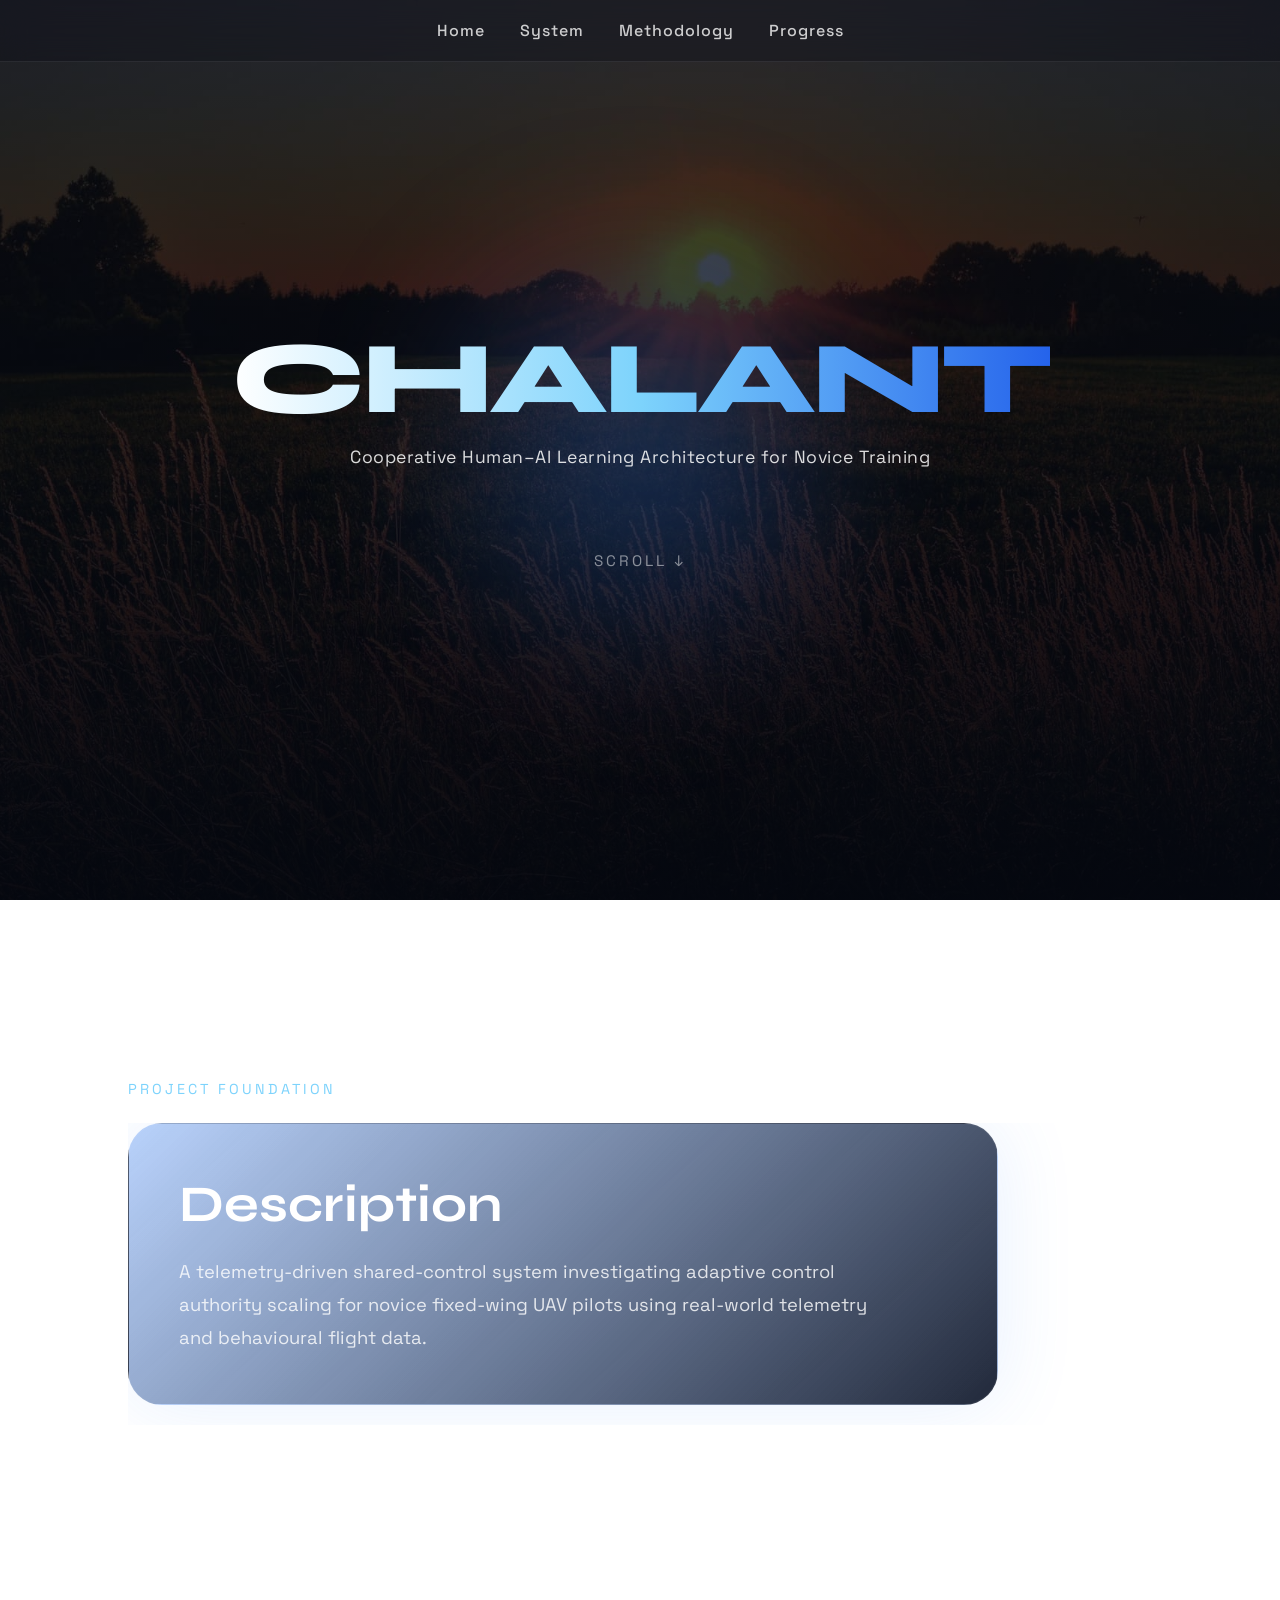
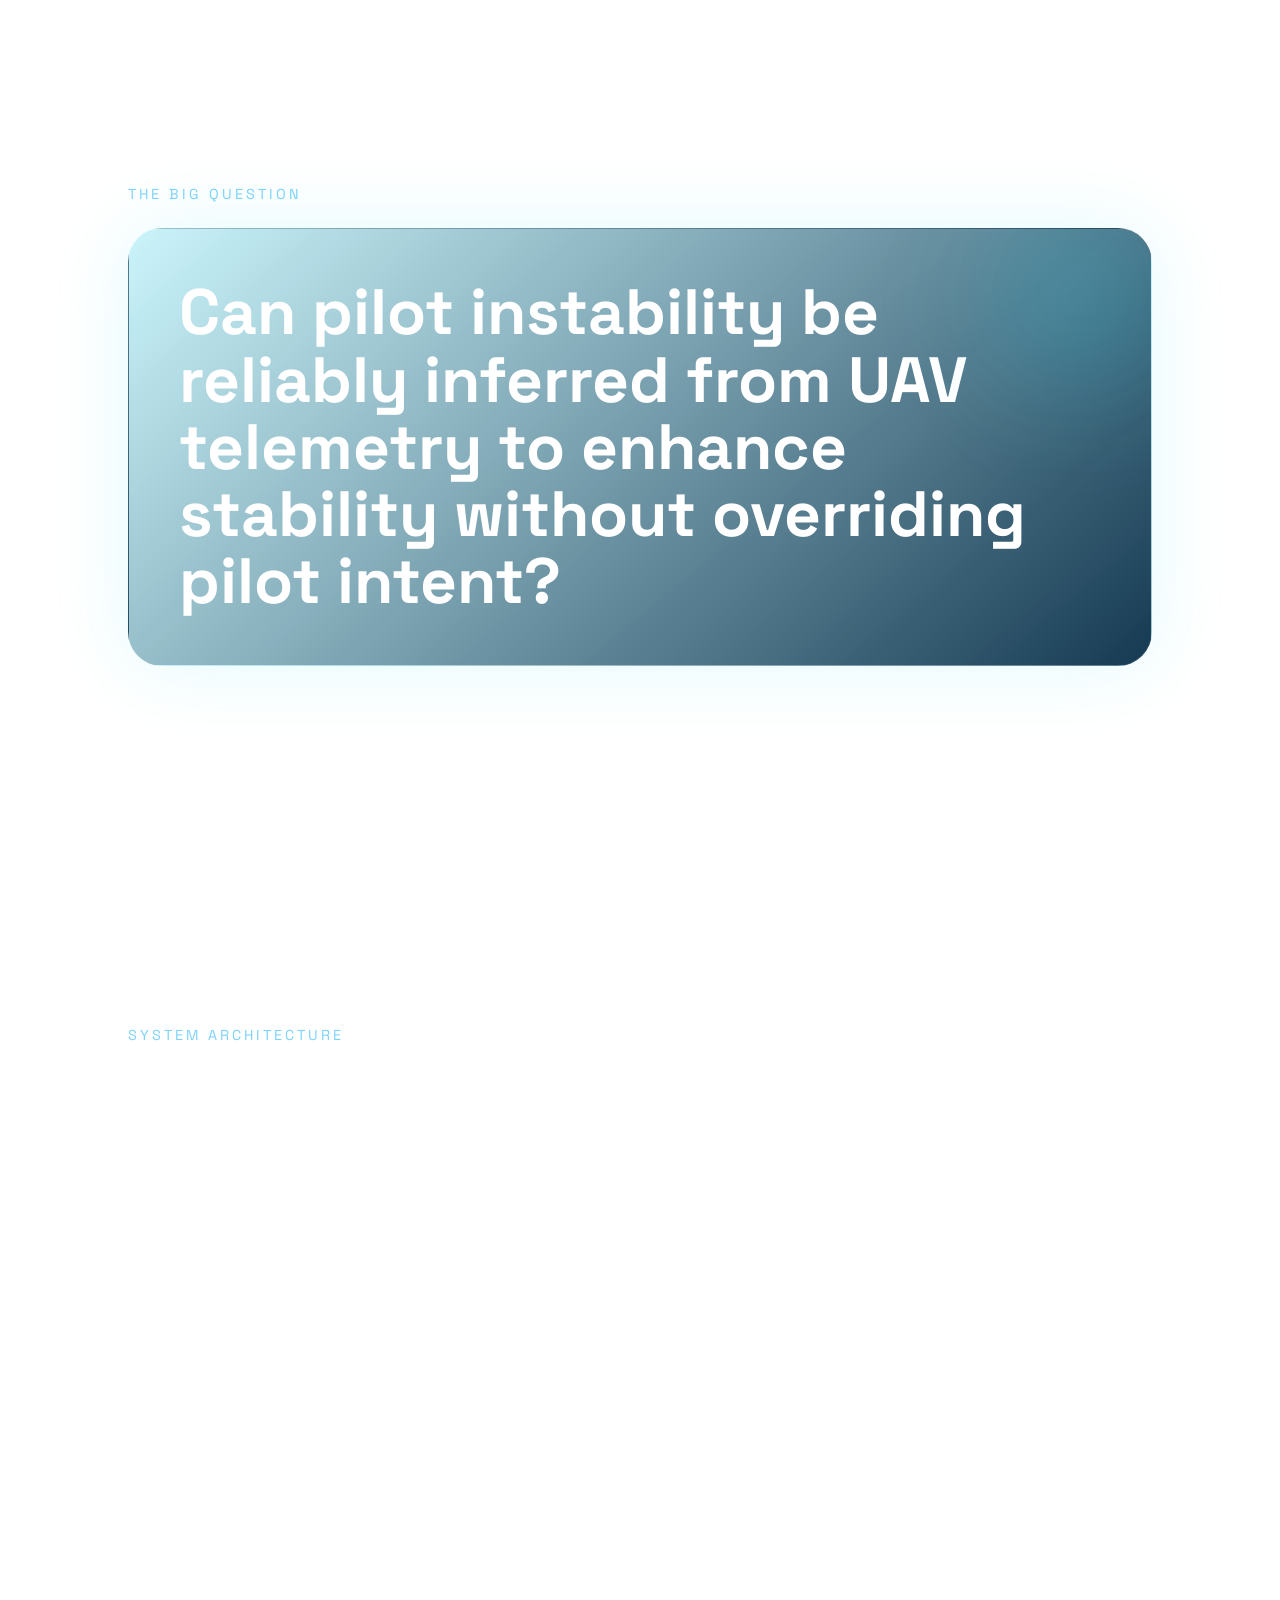
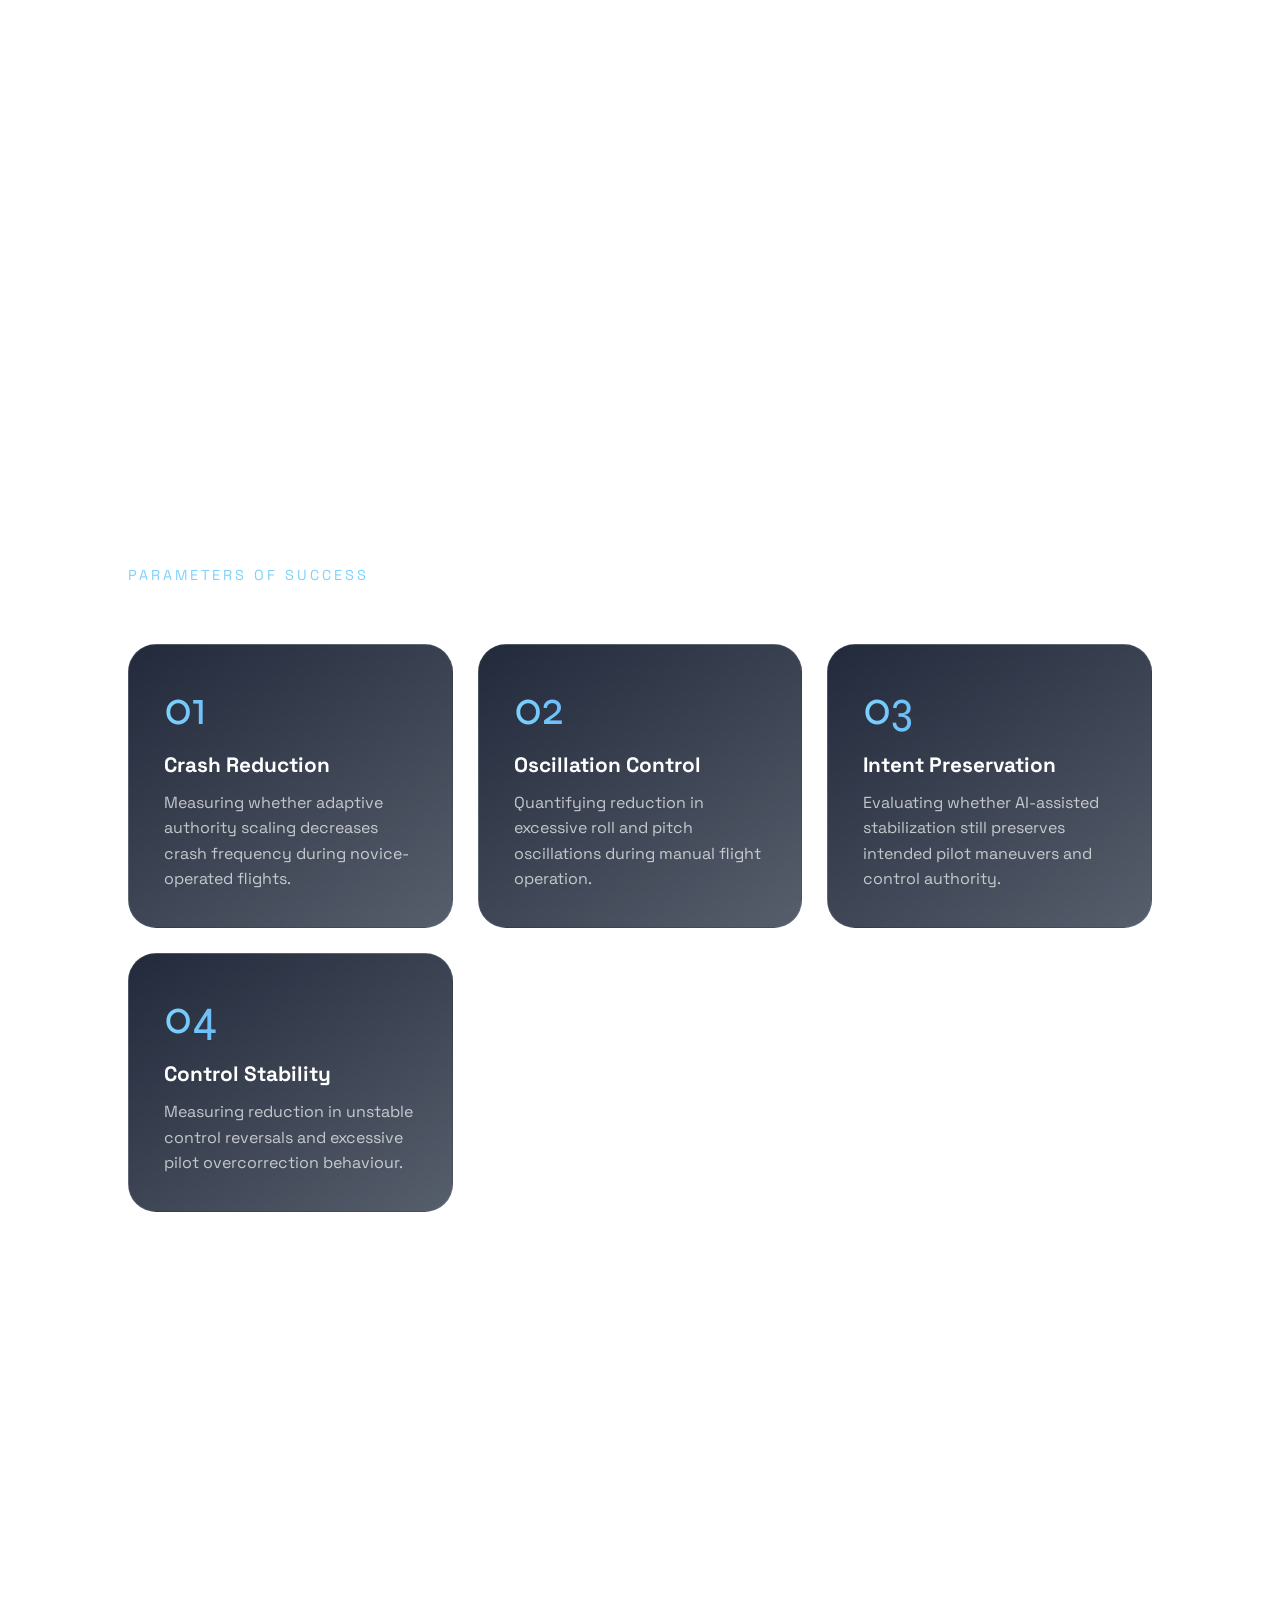
<file: index.html>
<!DOCTYPE html>
<html lang="en">

<head>

    <meta charset="UTF-8">
    <meta name="viewport" content="width=device-width, initial-scale=1.0">

    <title>Cooperative Human–AI Learning Architecture for Novice Training</title>

    <link rel="stylesheet" href="styles.css">

</head>

<body class="home">

    <!-- NAVIGATION -->
    <nav>

        <a href="index.html">Home</a>
        <a href="system.html">System</a>
        <a href="methodology.html">Methodology</a>
        <a href="progress.html">Progress</a>

    </nav>


    <div class="container">

        <!-- HERO SECTION -->
        <section class="hero">

            <div class="hero-content">

                <div class="hero-title">
                    CHALANT
                </div>

                <div class="hero-subtitle-acronym">
                    Cooperative Human–AI Learning Architecture for Novice Training
                </div>

                <div class="scroll-indicator">
                    SCROLL ↓
                </div>

            </div>

        </section>


        <!-- DESCRIPTION + OBJECTIVE -->
        <section class="section">

            <div class="section-title">
                Project Foundation
            </div>

            <div class="panel-wrap">

                <!-- DESCRIPTION -->
                <div class="panel blue reveal">

                    <h2>Description</h2>

                    <p>
                        A telemetry-driven shared-control system investigating adaptive control authority scaling for novice fixed-wing UAV pilots using real-world telemetry and behavioural flight data.
                    </p>

                </div>


                <!-- OBJECTIVE -->
                <div class="panel deepblue reveal">

                    <h2>Objective</h2>

                    <p>
                        To reduce crash rate and improve aircraft stability during early-stage RC pilot training by dynamically adjusting control sensitivity based on inferred pilot instability.
                    </p>

                </div>

            </div>

        </section>


        <!-- BIG QUESTION -->
        <section class="section">

            <div class="section-title">
                The Big Question
            </div>

            <div class="panel cyan question-panel reveal">

                <div class="big-text">
                    Can pilot instability be reliably inferred from UAV telemetry to enhance stability without overriding pilot intent?

            </div>

        </section>


        <!-- SYSTEM ARCHITECTURE -->
        <section class="section">

            <div class="section-title">
                System Architecture
            </div>

            <div class="panel blue reveal">

                <h2>Human + AI Shared Control</h2>

                <p style="margin-bottom: 40px;">
                    The aircraft operates using a layered shared-control framework where pilot intent is preserved while adaptive authority scaling selectively suppresses unstable or excessive control behaviour.
                </p>

<pre style="
font-size: 1rem;
line-height: 2;
color: rgba(255,255,255,0.88);
overflow-x: auto;
padding: 30px;
border-radius: 20px;
background: rgba(0,0,0,0.25);
border: 1px solid rgba(255,255,255,0.06);
">

Pilot Input
      ↓
Pilot Instability Estimation
      ↓
Adaptive Authority Scaling
      ↓
INAV Flight Controller
      ↓
Aircraft

</pre>

            </div>

        </section>


        <!-- METRICS -->
        <section class="section">

            <div class="section-title">
                Parameters of Success
            </div>

            <div class="metrics-grid">

                <!-- CARD 1 -->
                <div class="metric-card reveal">

                    <div class="metric-number">01</div>

                    <h3>Crash Reduction</h3>

                    <p>
                        Measuring whether adaptive authority scaling decreases crash frequency during novice-operated flights.
                    </p>

                </div>


                <!-- CARD 2 -->
                <div class="metric-card reveal">

                    <div class="metric-number">02</div>

                    <h3>Oscillation Control</h3>

                    <p>
                        Quantifying reduction in excessive roll and pitch oscillations during manual flight operation.
                    </p>

                </div>


                <!-- CARD 3 -->
                <div class="metric-card reveal">

                    <div class="metric-number">03</div>

                    <h3>Intent Preservation</h3>

                    <p>
                        Evaluating whether AI-assisted stabilization still preserves intended pilot maneuvers and control authority.
                    </p>

                </div>


                <!-- CARD 4 -->
                <div class="metric-card reveal">

                    <div class="metric-number">04</div>

                    <h3>Control Stability</h3>

                    <p>
                        Measuring reduction in unstable control reversals and excessive pilot overcorrection behaviour.
                    </p>

                </div>

            </div>

        </section>


        <!-- FOOTER -->
        <section
            class="section"
            style="
                padding-top: 80px;
                padding-bottom: 100px;
            "
        >

            <div style="
                text-align: center;
                color: rgba(255,255,255,0.42);
                font-size: 0.95rem;
                line-height: 1.9;
            ">

                Independent Research Project · NUS High School of Mathematics and Science

                <br>

                Human-in-the-loop UAV stabilization research using low-cost telemetry systems.

            </div>

        </section>

    </div>


    <!-- SCROLL REVEAL SCRIPT -->
    <script>

        const reveals = document.querySelectorAll('.reveal');

        const observer = new IntersectionObserver(entries => {

            entries.forEach(entry => {

                if (entry.isIntersecting) {
                    entry.target.classList.add('visible');
                }

            });

        }, {
            threshold: 0.15
        });

        reveals.forEach(el => observer.observe(el));


        /* HERO PARALLAX */

        window.addEventListener('scroll', () => {

            const scrolled = window.scrollY;

            const hero = document.querySelector('.hero-content');

            hero.style.transform =
                `translateY(${scrolled * 0.15}px)`;

        });

    </script>

</body>

</html>
</file>
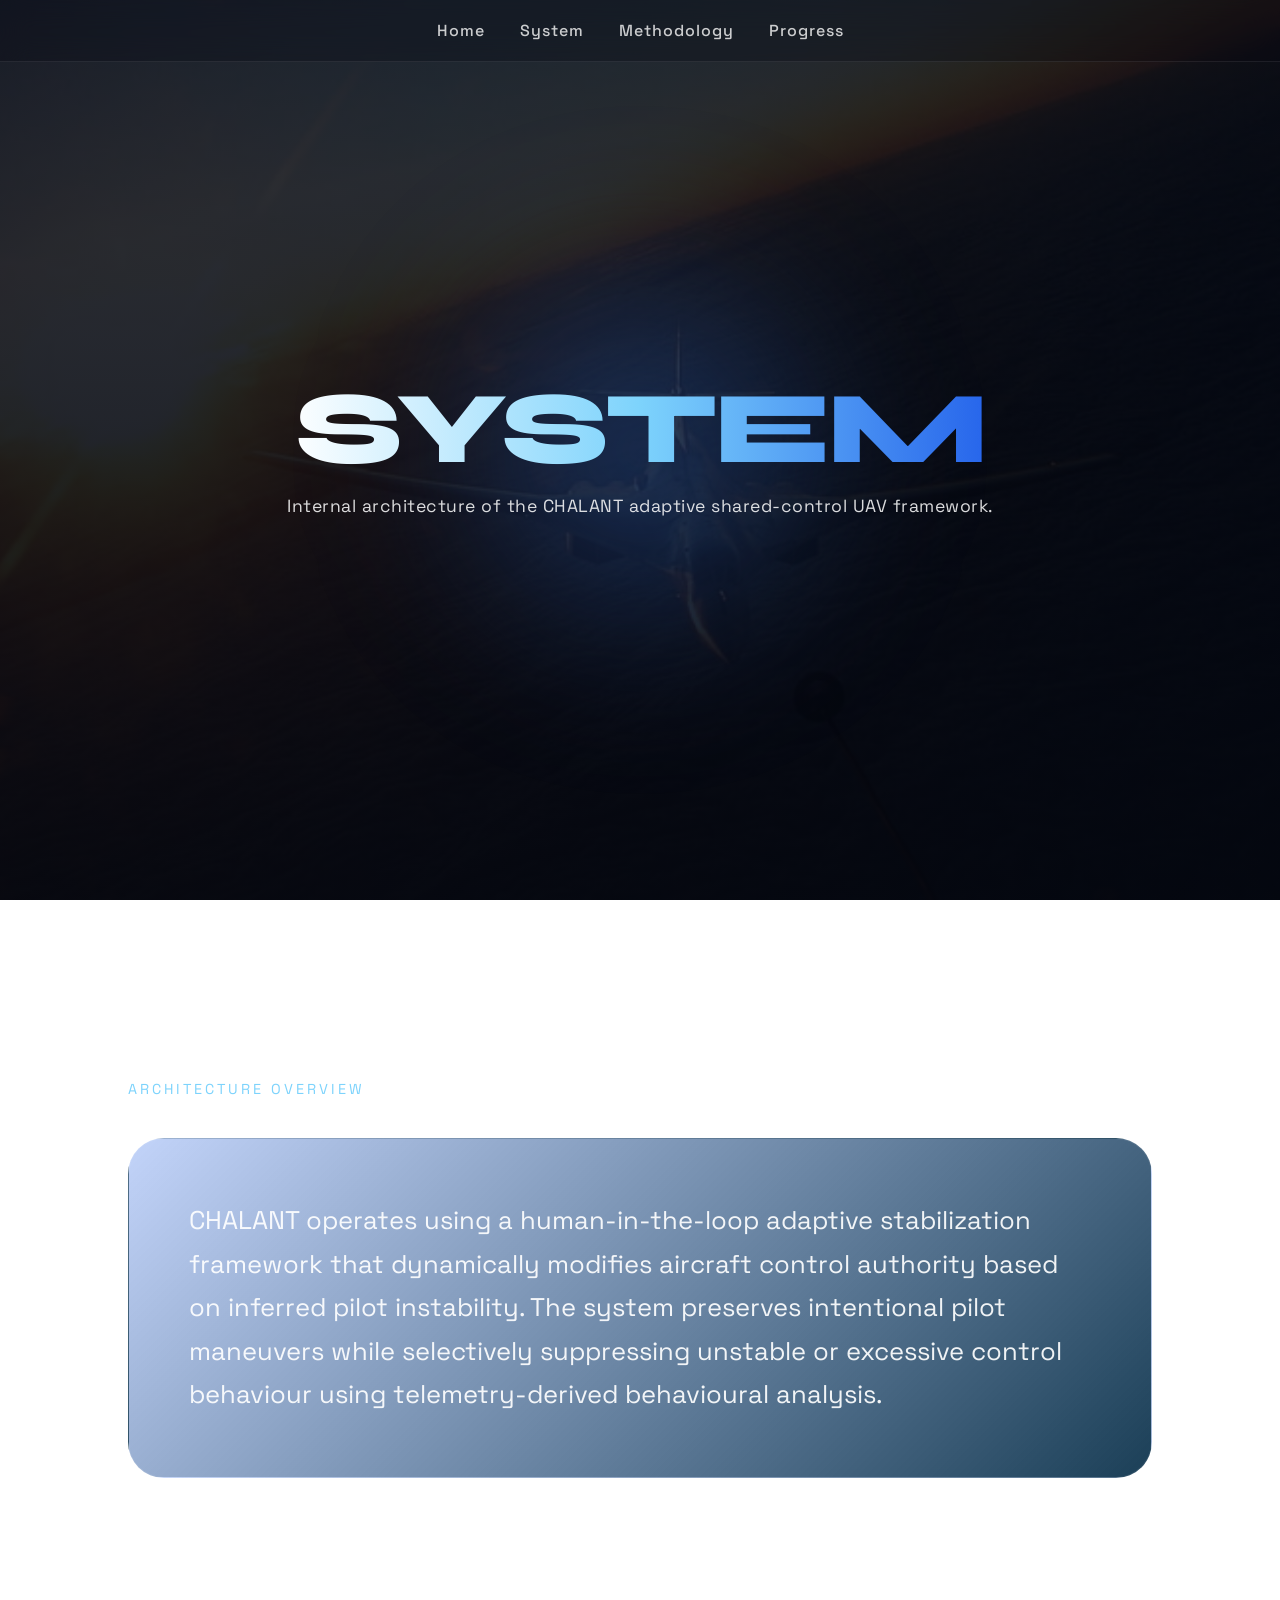
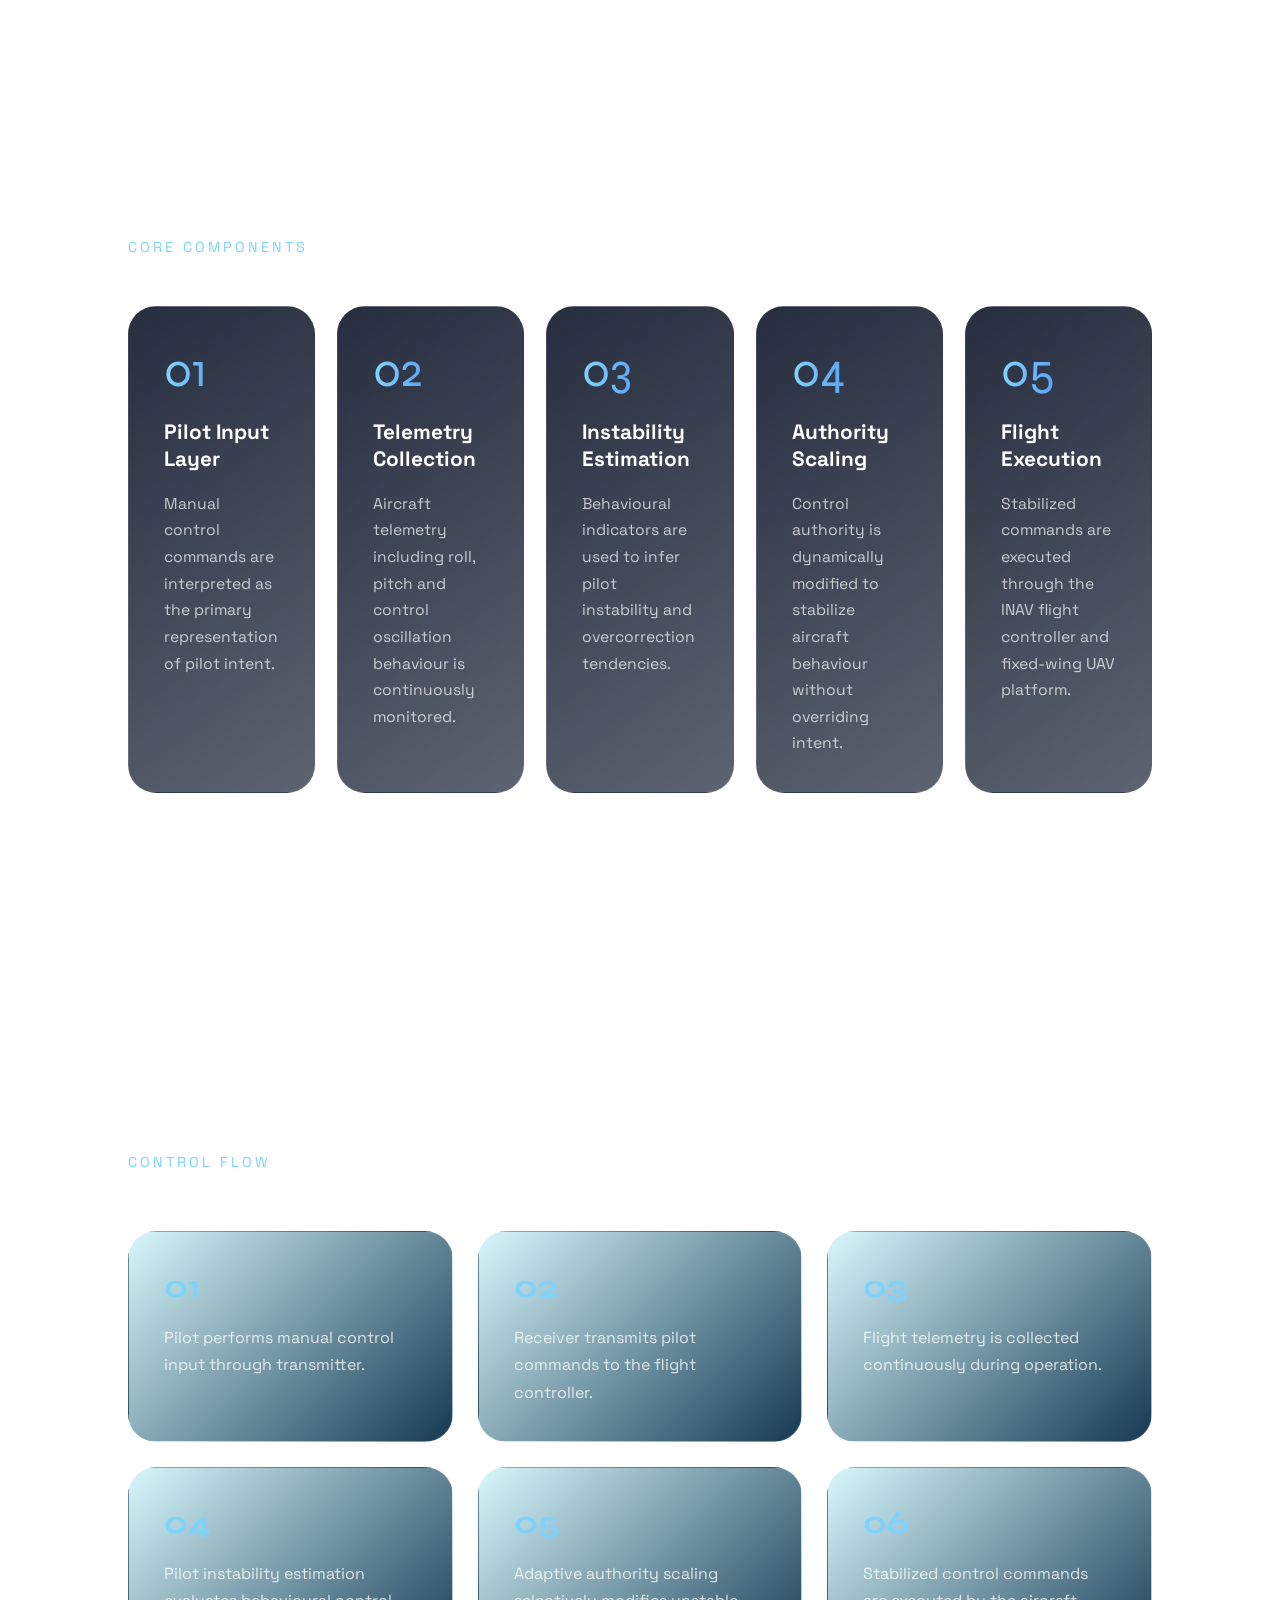
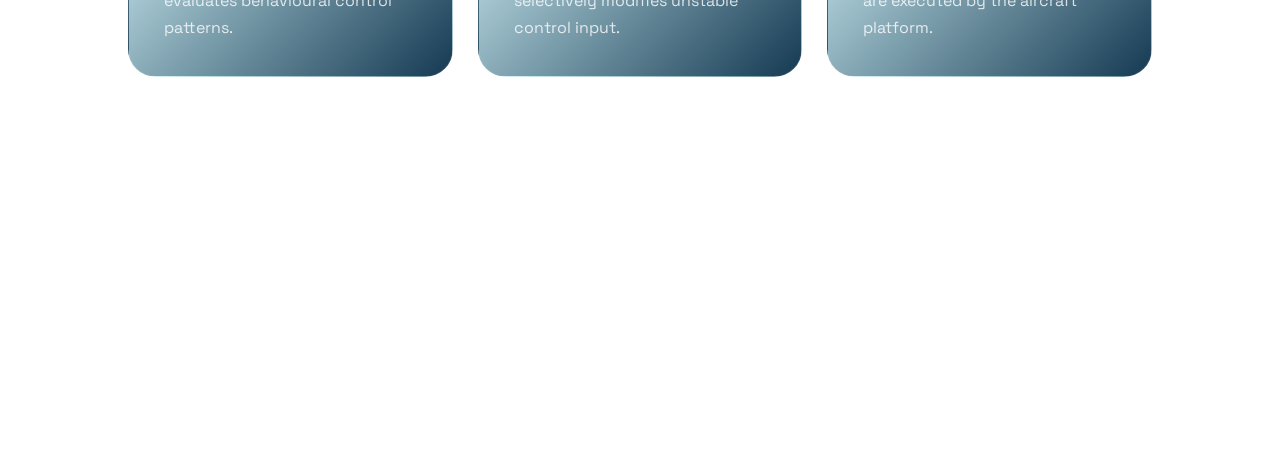
<file: system.html>
<!DOCTYPE html>
<html lang="en">

<head>

    <meta charset="UTF-8">
    <meta name="viewport" content="width=device-width, initial-scale=1.0">

    <title>CHALANT | System</title>

    <link rel="stylesheet" href="styles.css">

</head>

<body class="system-page">

    <!-- NAV -->
    <nav>

        <a href="index.html">Home</a>
        <a href="system.html">System</a>
        <a href="methodology.html">Methodology</a>
        <a href="progress.html">Progress</a>

    </nav>


    <div class="container">

        <!-- HERO -->
        <section class="hero">

            <div class="hero-content">

                <div class="hero-title">
                    SYSTEM
                </div>

                <div class="hero-subtitle-acronym">
                    Internal architecture of the CHALANT adaptive shared-control UAV framework.
                </div>

            </div>

        </section>


        <!-- OVERVIEW -->
        <section class="section">

            <div class="section-title">
                Architecture Overview
            </div>

            <div class="overview-box reveal">

                <p>
                    CHALANT operates using a human-in-the-loop adaptive stabilization framework that dynamically modifies aircraft control authority based on inferred pilot instability. The system preserves intentional pilot maneuvers while selectively suppressing unstable or excessive control behaviour using telemetry-derived behavioural analysis.
                </p>

            </div>

        </section>


        <!-- COMPONENTS -->
        <section class="section">

            <div class="section-title">
                Core Components
            </div>

            <div class="component-grid">

                <div class="component-card reveal">

                    <div class="component-number">01</div>

                    <h2>Pilot Input Layer</h2>

                    <p>
                        Manual control commands are interpreted as the primary representation of pilot intent.
                    </p>

                </div>


                <div class="component-card reveal">

                    <div class="component-number">02</div>

                    <h2>Telemetry Collection</h2>

                    <p>
                        Aircraft telemetry including roll, pitch and control oscillation behaviour is continuously monitored.
                    </p>

                </div>


                <div class="component-card reveal">

                    <div class="component-number">03</div>

                    <h2>Instability Estimation</h2>

                    <p>
                        Behavioural indicators are used to infer pilot instability and overcorrection tendencies.
                    </p>

                </div>


                <div class="component-card reveal">

                    <div class="component-number">04</div>

                    <h2>Authority Scaling</h2>

                    <p>
                        Control authority is dynamically modified to stabilize aircraft behaviour without overriding intent.
                    </p>

                </div>


                <div class="component-card reveal">

                    <div class="component-number">05</div>

                    <h2>Flight Execution</h2>

                    <p>
                        Stabilized commands are executed through the INAV flight controller and fixed-wing UAV platform.
                    </p>

                </div>

            </div>

        </section>


        <!-- CONTROL FLOW -->
        <section class="section">

            <div class="section-title">
                Control Flow
            </div>

            <div class="flow-grid">

                <div class="flow-card reveal">

                    <h2>01</h2>

                    <p>
                        Pilot performs manual control input through transmitter.
                    </p>

                </div>


                <div class="flow-card reveal">

                    <h2>02</h2>

                    <p>
                        Receiver transmits pilot commands to the flight controller.
                    </p>

                </div>


                <div class="flow-card reveal">

                    <h2>03</h2>

                    <p>
                        Flight telemetry is collected continuously during operation.
                    </p>

                </div>


                <div class="flow-card reveal">

                    <h2>04</h2>

                    <p>
                        Pilot instability estimation evaluates behavioural control patterns.
                    </p>

                </div>


                <div class="flow-card reveal">

                    <h2>05</h2>

                    <p>
                        Adaptive authority scaling selectively modifies unstable control input.
                    </p>

                </div>


                <div class="flow-card reveal">

                    <h2>06</h2>

                    <p>
                        Stabilized control commands are executed by the aircraft platform.
                    </p>

                </div>

            </div>

        </section>


        <!-- FOOTER -->
        <section
            class="section"
            style="
                padding-top: 80px;
                padding-bottom: 100px;
            "
        >

            <div style="
                text-align: center;
                color: rgba(255,255,255,0.42);
                font-size: 0.95rem;
                line-height: 1.9;
            ">

                CHALANT · Cooperative Human–AI Learning Architecture for Novice Training

            </div>

        </section>

    </div>


    <!-- REVEAL SCRIPT -->
    <script>

        window.addEventListener("load", () => {
            setTimeout(() => {
                window.scrollTo(0, 0);
            }, 10);
        });

        const reveals = document.querySelectorAll('.reveal');

        const observer = new IntersectionObserver(entries => {

            entries.forEach(entry => {

                if (entry.isIntersecting) {
                    entry.target.classList.add('visible');
                }

            });

        }, {
            threshold: 0.15
        });

        reveals.forEach(el => observer.observe(el));

    </script>

</body>
</html>
</file>
<file: styles.css>
@import url('https://fonts.googleapis.com/css2?family=Space+Grotesk:wght@300;400;500;700&family=Syne:wght@500;700;800&display=swap');

* {
    margin: 0;
    padding: 0;
    box-sizing: border-box;
}

html {
    scroll-behavior: smooth;
}

body {
    overflow-x: hidden;
    background: #04070f;
    color: white;
    font-family: 'Space Grotesk', sans-serif;
}

body.home {
    background:
    linear-gradient(
        rgba(4, 7, 15, 0.72),
        rgba(4, 7, 15, 0.96)
    ),
    url("sunrise_background_image.jpg");

    background-size: cover;
    background-position: center;
    background-attachment: fixed;
}

/* NAVIGATION */
nav {
    position: fixed;
    top: 0;
    width: 100%;
    z-index: 1000;
    padding: 20px 50px;
    backdrop-filter: blur(14px);
    background: rgba(4, 7, 15, 0.28);
    border-bottom: 1px solid rgba(255,255,255,0.08);

    display: flex;
    justify-content: center;
    gap: 35px;
}

nav a {
    text-decoration: none;
    color: rgba(255,255,255,0.78);
    font-weight: 500;
    letter-spacing: 1px;
    transition: 0.3s ease;
}

nav a:hover {
    color: #7dd3fc;
    transform: translateY(-2px);
}

/* MAIN LAYOUT */
.container {
    width: 100%;
    overflow: hidden;
}

/* HERO SECTION */
.hero {
    min-height: 100vh;
    display: flex;
    align-items: center;
    justify-content: center;
    text-align: center;
    padding: 0 10%;
    position: relative;
}

.hero::before {
    content: "";
    position: absolute;
    width: 500px;
    height: 500px;
    background: radial-gradient(circle, rgba(59,130,246,0.35), transparent 70%);
    filter: blur(70px);
    animation: pulseGlow 6s infinite ease-in-out;
}

.hero-content {
    position: relative;
    z-index: 2;
}

.hero-title {
    font-family: 'Syne', sans-serif;
    font-size: clamp(4rem, 8vw, 8rem);
    font-weight: 800;
    line-height: 0.95;
    letter-spacing: -4px;

    background: linear-gradient(
        90deg,
        #ffffff,
        #7dd3fc,
        #2563eb
    );

    -webkit-background-clip: text;
    -webkit-text-fill-color: transparent;

    animation: heroReveal 1.4s ease;
}

.hero-subtitle {
    margin-top: 30px;
    font-size: 1.15rem;
    color: rgba(255,255,255,0.72);
    max-width: 750px;
    margin-left: auto;
    margin-right: auto;

    animation: fadeIn 2s ease;
}
.hero-subtitle-acronym {
    margin-top: 15px;
    font-size: 1.1rem;
    color: rgba(255,255,255,0.85);
    letter-spacing: 0.5px;
    line-height: 1.6;
    max-width: 800px;
    margin-left: auto;
    margin-right: auto;
    text-align: center;

    animation: fadeIn 1.6s ease;
}

.scroll-indicator {
    margin-top: 80px;
    color: rgba(255,255,255,0.5);
    font-size: 0.95rem;
    letter-spacing: 3px;
    animation: floaty 2s infinite ease-in-out;
}

/* SECTION */
.section {
    position: relative;
    padding: 180px 10%;
}

.section-title {
    font-size: 0.9rem;
    text-transform: uppercase;
    letter-spacing: 3px;
    color: #7dd3fc;
    margin-bottom: 25px;
}

.big-text {
    font-size: clamp(2.2rem, 5vw, 5rem);
    line-height: 1.05;
    font-weight: 700;
    max-width: 1100px;
}

/* FLOATING PANELS */
.panel-wrap {
    position: relative;
    display: flex;
    gap: 50px;
    overflow-x: auto;
    padding-bottom: 20px;
    scroll-snap-type: x mandatory;
}

.panel-wrap::-webkit-scrollbar {
    display: none;
}

.panel {
    min-width: 85%;
    padding: 50px;
    border-radius: 34px;
    position: relative;
    overflow: hidden;
    scroll-snap-align: center;

    border: 1px solid rgba(255,255,255,0.08);

    backdrop-filter: blur(18px);

    transform: translateY(100px) scale(0.92);
    opacity: 0;
    transition:
        transform 1s cubic-bezier(.17,.84,.44,1),
        opacity 1s ease;
}

.panel.visible {
    transform: translateY(0px) scale(1);
    opacity: 1;
}

.panel::before {
    content: "";
    position: absolute;
    inset: 0;
    background: linear-gradient(
        140deg,
        rgba(255,255,255,0.06),
        transparent
    );
    pointer-events: none;
}

.panel h2 {
    font-size: clamp(2rem, 4vw, 4rem);
    margin-bottom: 20px;
    font-family: 'Syne', sans-serif;
}

.panel p {
    font-size: 1.15rem;
    line-height: 1.8;
    color: rgba(255,255,255,0.82);
    max-width: 700px;
}

/* GRADIENT THEMES */
.blue {
    background:
        linear-gradient(135deg,
        rgba(59,130,246,0.38),
        rgba(15,23,42,0.92));

    box-shadow:
        0 0 80px rgba(59,130,246,0.12);
}

.deepblue {
    background:
        linear-gradient(135deg,
        rgba(37,99,235,0.32),
        rgba(49,46,129,0.85));

    box-shadow:
        0 0 80px rgba(99,102,241,0.12);
}

.cyan {
    background:
        linear-gradient(135deg,
        rgba(34,211,238,0.25),
        rgba(8,47,73,0.95));

    box-shadow:
        0 0 80px rgba(34,211,238,0.12);
}

/* BIG QUESTION */
.question-panel {
    position: relative;
}

.question-panel::after {
    content: "";
    position: absolute;
    width: 300px;
    height: 300px;
    right: -80px;
    top: -80px;
    background: radial-gradient(circle, rgba(34,211,238,0.22), transparent 70%);
    filter: blur(40px);
}

/* METRICS */
.metrics-grid {
    margin-top: 60px;
    display: grid;
    grid-template-columns: repeat(auto-fit, minmax(240px, 1fr));
    gap: 25px;
}

.metric-card {
    padding: 35px;
    border-radius: 28px;

    background:
        linear-gradient(
        145deg,
        rgba(15,23,42,0.92),
        rgba(30,41,59,0.75));

    border: 1px solid rgba(255,255,255,0.08);

    transform: translateY(80px);
    opacity: 0;

    transition: 0.8s ease;
}

.metric-card.visible {
    transform: translateY(0px);
    opacity: 1;
}

.metric-number {
    font-size: 3rem;
    font-family: 'Syne', sans-serif;
    margin-bottom: 15px;

    background: linear-gradient(90deg, #7dd3fc, #2563eb);
    -webkit-background-clip: text;
    -webkit-text-fill-color: transparent;
}

.metric-card h3 {
    margin-bottom: 12px;
    font-size: 1.3rem;
}

.metric-card p {
    color: rgba(255,255,255,0.7);
    line-height: 1.6;
}

/* ANIMATIONS */
@keyframes heroReveal {
    from {
        opacity: 0;
        transform: translateY(60px);
        filter: blur(10px);
    }

    to {
        opacity: 1;
        transform: translateY(0px);
        filter: blur(0px);
    }
}

@keyframes fadeIn {
    from {
        opacity: 0;
    }

    to {
        opacity: 1;
    }
}

@keyframes floaty {
    0% {
        transform: translateY(0px);
    }

    50% {
        transform: translateY(10px);
    }

    100% {
        transform: translateY(0px);
    }
}

@keyframes pulseGlow {
    0% {
        transform: scale(1);
    }

    50% {
        transform: scale(1.1);
    }

    100% {
        transform: scale(1);
    }
}
/* SYSTEM PAGE */

.system-grid {
    display: grid;
    grid-template-columns: repeat(auto-fit, minmax(320px, 1fr));
    gap: 30px;
    margin-top: 60px;
}

.system-card {
    position: relative;
    overflow: hidden;

    padding: 40px;
    border-radius: 30px;

    background:
        linear-gradient(
            145deg,
            rgba(15,23,42,0.92),
            rgba(30,41,59,0.72)
        );

    border: 1px solid rgba(255,255,255,0.08);

    transform: translateY(80px);
    opacity: 0;

    transition:
        transform 0.9s cubic-bezier(.17,.84,.44,1),
        opacity 0.9s ease;
}

.system-card.visible {
    transform: translateY(0px);
    opacity: 1;
}

.system-card::before {
    content: "";
    position: absolute;
    inset: 0;

    background:
        linear-gradient(
            140deg,
            rgba(255,255,255,0.05),
            transparent
        );

    pointer-events: none;
}

.system-card h2 {
    font-family: 'Syne', sans-serif;
    font-size: 2rem;
    margin-bottom: 20px;

    background: linear-gradient(90deg, #7dd3fc, #2563eb);
    -webkit-background-clip: text;
    -webkit-text-fill-color: transparent;
}

.system-card p {
    line-height: 1.8;
    color: rgba(255,255,255,0.78);
}

.architecture-flow {
    margin-top: 50px;

    padding: 50px;
    border-radius: 35px;

    background:
        linear-gradient(
            135deg,
            rgba(37,99,235,0.24),
            rgba(8,47,73,0.95)
        );

    border: 1px solid rgba(255,255,255,0.08);

    font-size: 1.1rem;
    line-height: 2.3;

    overflow-x: auto;

    transform: translateY(80px);
    opacity: 0;

    transition: 1s ease;
}

.architecture-flow.visible {
    transform: translateY(0px);
    opacity: 1;
}

.flow-step {
    display: flex;
    align-items: center;
    gap: 18px;

    margin: 18px 0;
}

.flow-number {
    width: 45px;
    height: 45px;

    border-radius: 50%;

    background: rgba(255,255,255,0.08);

    display: flex;
    align-items: center;
    justify-content: center;

    font-weight: bold;
    color: #7dd3fc;

    flex-shrink: 0;
}

.system-highlight {
    margin-top: 80px;

    font-size: clamp(1.8rem, 4vw, 3.5rem);
    line-height: 1.2;

    max-width: 1000px;

    color: rgba(255,255,255,0.92);
}

.system-highlight span {
    color: #7dd3fc;
}
/* ========================= */
/* SYSTEM PAGE SPECIFIC */
/* ========================= */

body.system-page {
    background:
    linear-gradient(
        rgba(4, 7, 15, 0.82),
        rgba(4, 7, 15, 0.95)
    ),
    url("plane.png");

    background-size: cover;
    background-position: center;
    background-attachment: fixed;
}

/* LARGE OVERVIEW BOX */

.overview-box {
    margin-top: 40px;

    padding: 60px;

    border-radius: 36px;

    background:
        linear-gradient(
            135deg,
            rgba(37,99,235,0.28),
            rgba(8,47,73,0.92)
        );

    border: 1px solid rgba(255,255,255,0.08);

    backdrop-filter: blur(18px);

    transform: translateY(80px);
    opacity: 0;

    transition: 1s ease;
}

.overview-box.visible {
    transform: translateY(0px);
    opacity: 1;
}

.overview-box p {
    font-size: clamp(1.3rem, 2vw, 2rem);
    line-height: 1.7;

    color: rgba(255,255,255,0.92);

    max-width: 1200px;
}

/* CORE COMPONENT GRID */

.component-grid {
    display: grid;

    grid-template-columns: repeat(5, 1fr);

    gap: 22px;

    margin-top: 50px;
}

.component-card {
    position: relative;

    padding: 35px;

    border-radius: 28px;

    background:
        linear-gradient(
            145deg,
            rgba(15,23,42,0.95),
            rgba(30,41,59,0.72)
        );

    border: 1px solid rgba(255,255,255,0.08);

    overflow: hidden;

    transform: translateY(80px);
    opacity: 0;

    transition:
        transform 0.9s cubic-bezier(.17,.84,.44,1),
        opacity 0.9s ease;
}

.component-card.visible {
    transform: translateY(0px);
    opacity: 1;
}

.component-card::before {
    content: "";

    position: absolute;
    inset: 0;

    background:
        linear-gradient(
            140deg,
            rgba(255,255,255,0.05),
            transparent
        );

    pointer-events: none;
}

.component-number {
    font-size: 3rem;

    font-family: 'Syne', sans-serif;

    margin-bottom: 20px;

    background: linear-gradient(90deg, #7dd3fc, #2563eb);

    -webkit-background-clip: text;
    -webkit-text-fill-color: transparent;
}

.component-card h2 {
    font-size: 1.3rem;

    margin-bottom: 18px;

    line-height: 1.3;
}

.component-card p {
    color: rgba(255,255,255,0.72);

    line-height: 1.7;

    font-size: 0.98rem;
}

/* CONTROL FLOW GRID */

.flow-grid {
    display: grid;

    grid-template-columns: repeat(3, 1fr);

    gap: 25px;

    margin-top: 60px;
}

.flow-card {
    padding: 35px;

    border-radius: 28px;

    background:
        linear-gradient(
            135deg,
            rgba(34,211,238,0.18),
            rgba(8,47,73,0.95)
        );

    border: 1px solid rgba(255,255,255,0.08);

    transform: translateY(80px);
    opacity: 0;

    transition: 0.9s ease;
}

.flow-card.visible {
    transform: translateY(0px);
    opacity: 1;
}

.flow-card h2 {
    font-size: 2rem;

    margin-bottom: 18px;

    font-family: 'Syne', sans-serif;

    color: #7dd3fc;
}

.flow-card p {
    line-height: 1.7;

    color: rgba(255,255,255,0.8);
}

/* MOBILE */

@media (max-width: 1200px) {

    .component-grid {
        grid-template-columns: repeat(2, 1fr);
    }

}

@media (max-width: 768px) {

    .component-grid {
        grid-template-columns: 1fr;
    }

    .flow-grid {
        grid-template-columns: 1fr;
    }

    .overview-box {
        padding: 35px;
    }

}
/* MOBILE */
@media (max-width: 768px) {

    nav {
        gap: 18px;
        padding: 15px;
        font-size: 0.9rem;
    }

    .hero-title {
        letter-spacing: -2px;
    }

    .panel {
        min-width: 100%;
        padding: 35px;
    }

    .section {
        padding: 120px 7%;
    }
}
```

---

# index.html

```html
<!DOCTYPE html>
<html>
<head>
    <title>Adaptive UAV IRP</title>
    <link rel="stylesheet" href="styles.css">
</head>

<body class="home">

<nav>
    <a href="index.html">Home</a>
    <a href="system.html">System</a>
    <a href="methodology.html">Methodology</a>
    <a href="progress.html">Progress</a>
</nav>

<div class="container">

    <!-- HERO -->
    <section class="hero">

        <div class="hero-content">

            <div class="hero-title">
                Adaptive Shared<br>
                Control Framework<br>
                for Fixed-wing UAVs
            </div>

            <div class="hero-subtitle">
                A telemetry-driven autonomous assistance framework investigating adaptive authority scaling for novice fixed-wing UAV pilots using real-world flight data.
            </div>

            <div class="scroll-indicator">
                SCROLL ↓
            </div>

        </div>

    </section>


    <!-- DESCRIPTION + OBJECTIVE -->
    <section class="section">

        <div class="section-title">
            Project Foundation
        </div>

        <div class="panel-wrap">

            <div class="panel blue reveal">
                <h2>Description</h2>

                <p>
                    A telemetry-driven system investigating adaptive control authority scaling for novice fixed-wing UAV pilots using real-world flight data.
                </p>
            </div>


            <div class="panel deepblue reveal">
                <h2>Objective</h2>

                <p>
                    To reduce crash rate and improve flight stability during early-stage RC aircraft training by dynamically adjusting control sensitivity based on pilot behaviour.
                </p>
            </div>

        </div>

    </section>


    <!-- BIG QUESTION -->
    <section class="section">

        <div class="section-title">
            The Big Question
        </div>

        <div class="panel cyan question-panel reveal">

            <div class="big-text">
                How effectively can pilot instability be inferred from low-cost UAV telemetry and used to improve flight stability while preserving pilot intent in novice-operated flights?
            </div>

        </div>

    </section>


    <!-- METRICS -->
    <section class="section">

        <div class="section-title">
            Parameters of Success
        </div>

        <div class="metrics-grid">

            <div class="metric-card reveal">
                <div class="metric-number">01</div>
                <h3>Crash Reduction</h3>
                <p>
                    Measuring whether adaptive authority scaling decreases novice pilot crash frequency.
                </p>
            </div>

            <div class="metric-card reveal">
                <div class="metric-number">02</div>
                <h3>Oscillation Control</h3>
                <p>
                    Quantifying reduction in excessive roll and pitch oscillations during manual flight.
                </p>
            </div>

            <div class="metric-card reveal">
                <div class="metric-number">03</div>
                <h3>Intent Preservation</h3>
                <p>
                    Evaluating whether AI-assisted control still preserves intended aircraft maneuvers.
                </p>
            </div>

            <div class="metric-card reveal">
                <div class="metric-number">04</div>
                <h3>Control Stability</h3>
                <p>
                    Measuring reduction in unstable control reversals and pilot overcorrection behaviour.
                </p>
            </div>

        </div>

    </section>

</div>


<script>
window.addEventListener("load", () => {
    setTimeout(() => {
        window.scrollTo(0, 0);
    }, 10);
});

const reveals = document.querySelectorAll('.reveal');

const observer = new IntersectionObserver(entries => {

    entries.forEach(entry => {

        if(entry.isIntersecting) {
            entry.target.classList.add('visible');
        }

    });

}, {
    threshold: 0.15
});

reveals.forEach(el => observer.observe(el));

</script>

</body>
</html>
</file>
